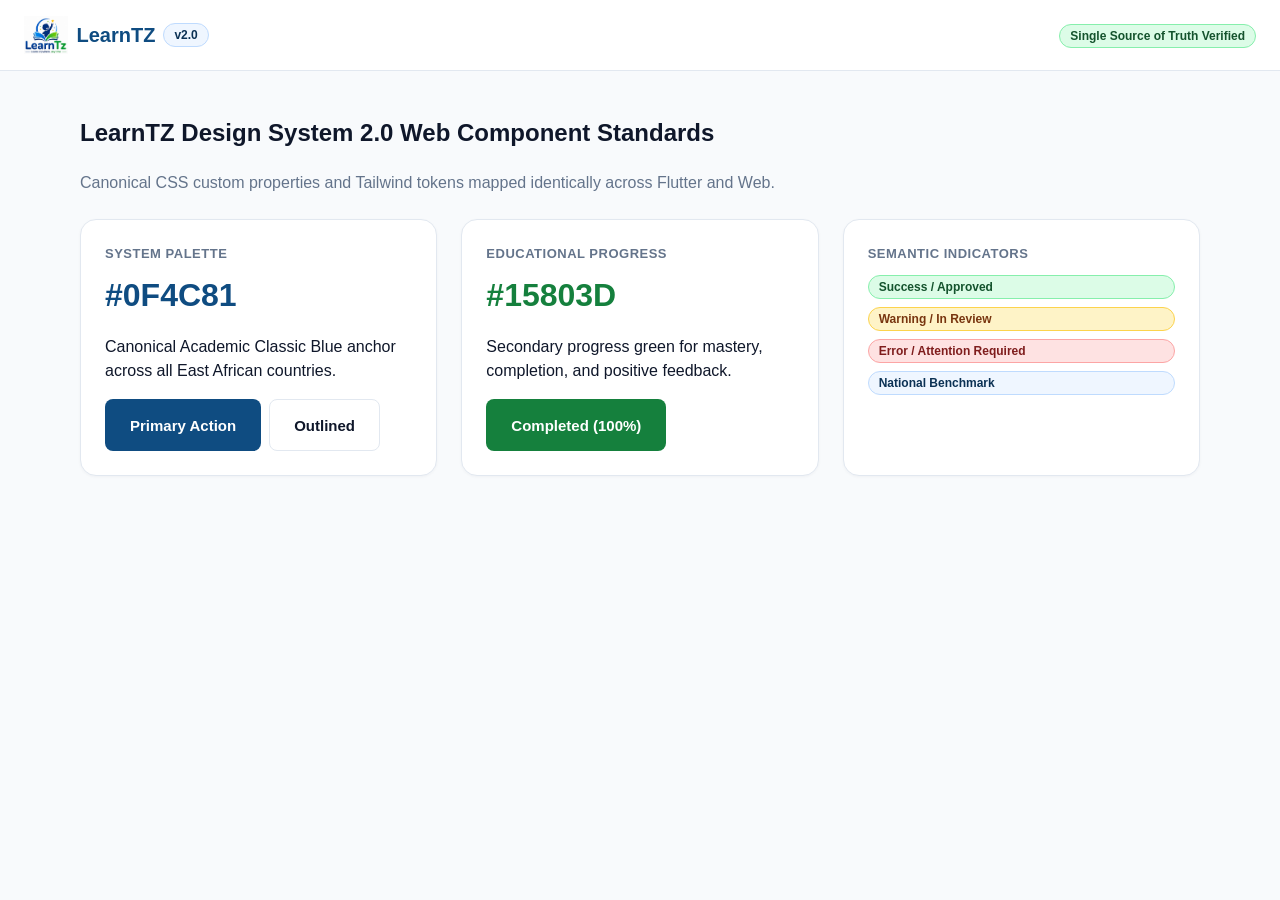
<file: web/design_system_preview.html>
<!DOCTYPE html>
<html lang="en">
<head>
  <meta charset="UTF-8">
  <meta name="viewport" content="width=device-width, initial-scale=1.0">
  <title>LearnTZ Design System 2.0 — Web Component Standards</title>
  <link rel="icon" type="image/png" href="favicon.png"/>
  <link rel="stylesheet" href="css/learntz_design_tokens.css">
  <style>
    body {
      margin: 0;
      padding: 0;
      font-family: var(--learntz-font-body);
      background-color: var(--learntz-color-bg);
      color: var(--learntz-color-text-primary);
      line-height: 1.5;
    }
    .container {
      max-width: var(--learntz-content-max-width);
      margin: 0 auto;
      padding: var(--learntz-space-lg);
    }
    header {
      background: var(--learntz-color-surface);
      border-bottom: 1px solid var(--learntz-color-border);
      padding: var(--learntz-space-md) var(--learntz-space-lg);
      display: flex;
      align-items: center;
      justify-content: space-between;
    }
    .brand-mark {
      display: flex;
      align-items: center;
      gap: var(--learntz-space-xs);
      font-weight: 800;
      font-size: 20px;
      color: var(--learntz-color-primary);
    }
    .badge {
      display: inline-flex;
      align-items: center;
      padding: 2px 10px;
      border-radius: var(--learntz-radius-full);
      font-size: 12px;
      font-weight: 600;
    }
    .badge-primary { background: var(--learntz-primary-50); color: var(--learntz-primary-700); border: 1px solid var(--learntz-primary-200); }
    .badge-success { background: var(--learntz-color-success-bg); color: var(--learntz-color-success-text); border: 1px solid var(--learntz-color-success-border); }
    .badge-warning { background: var(--learntz-color-warning-bg); color: var(--learntz-color-warning-text); border: 1px solid var(--learntz-color-warning-border); }
    .badge-error { background: var(--learntz-color-error-bg); color: var(--learntz-color-error-text); border: 1px solid var(--learntz-color-error-border); }
    
    .btn {
      display: inline-flex;
      align-items: center;
      justify-content: center;
      height: var(--learntz-button-height-lg);
      padding: 0 var(--learntz-space-lg);
      border-radius: var(--learntz-radius-md);
      font-weight: 600;
      font-size: 15px;
      border: 1.2px solid transparent;
      cursor: pointer;
      text-decoration: none;
      transition: all 150ms ease-in-out;
    }
    .btn-primary { background: var(--learntz-color-primary); color: #ffffff; }
    .btn-primary:hover { background: var(--learntz-primary-600); }
    .btn-secondary { background: var(--learntz-color-secondary); color: #ffffff; }
    .btn-secondary:hover { background: var(--learntz-secondary-800); }
    .btn-outlined { background: #ffffff; color: var(--learntz-color-text-primary); border-color: var(--learntz-color-border); }
    .btn-outlined:hover { background: var(--learntz-neutral-100); }

    .card {
      background: var(--learntz-color-surface);
      border: 1px solid var(--learntz-color-border);
      border-radius: var(--learntz-radius-lg);
      padding: var(--learntz-space-lg);
      box-shadow: var(--learntz-shadow-sm);
    }
    .grid {
      display: grid;
      grid-template-columns: repeat(auto-fit, minmax(280px, 1fr));
      gap: var(--learntz-space-lg);
      margin-top: var(--learntz-space-lg);
    }
    .stat-val {
      font-size: 32px;
      font-weight: 800;
      color: var(--learntz-color-text-primary);
      margin: var(--learntz-space-xs) 0;
    }
    .stat-label {
      font-size: 13px;
      font-weight: 600;
      color: var(--learntz-color-text-secondary);
      text-transform: uppercase;
      letter-spacing: 0.5px;
    }
  </style>
</head>
<body>
  <header>
    <div class="brand-mark">
      <img src="../assets/branding/learntz_logo.png" alt="LearnTZ Logo" height="38" style="vertical-align: middle;">
      <span>LearnTZ</span>
      <span class="badge badge-primary">v2.0</span>
    </div>
    <div>
      <span class="badge badge-success">Single Source of Truth Verified</span>
    </div>
  </header>

  <main class="container">
    <h2>LearnTZ Design System 2.0 Web Component Standards</h2>
    <p style="color: var(--learntz-color-text-secondary);">Canonical CSS custom properties and Tailwind tokens mapped identically across Flutter and Web.</p>

    <div class="grid">
      <div class="card">
        <div class="stat-label">System Palette</div>
        <div class="stat-val" style="color: var(--learntz-color-primary);">#0F4C81</div>
        <p>Canonical Academic Classic Blue anchor across all East African countries.</p>
        <div style="display: flex; gap: 8px; margin-top: 12px;">
          <button class="btn btn-primary">Primary Action</button>
          <button class="btn btn-outlined">Outlined</button>
        </div>
      </div>

      <div class="card">
        <div class="stat-label">Educational Progress</div>
        <div class="stat-val" style="color: var(--learntz-color-secondary);">#15803D</div>
        <p>Secondary progress green for mastery, completion, and positive feedback.</p>
        <div style="display: flex; gap: 8px; margin-top: 12px;">
          <button class="btn btn-secondary">Completed (100%)</button>
        </div>
      </div>

      <div class="card">
        <div class="stat-label">Semantic Indicators</div>
        <div style="display: flex; flex-direction: column; gap: 8px; margin-top: 12px;">
          <span class="badge badge-success">Success / Approved</span>
          <span class="badge badge-warning">Warning / In Review</span>
          <span class="badge badge-error">Error / Attention Required</span>
          <span class="badge badge-primary">National Benchmark</span>
        </div>
      </div>
    </div>
  </main>
</body>
</html>
</file>
<file: web/css/learntz_design_tokens.css>
/**
 * LearnTZ Design System 2.0 — Web CSS Custom Properties
 * Single Source of Truth: tokens/learntz_design_tokens.json
 */

:root {
  /* Brand Identity */
  --learntz-color-primary: #0F4C81;
  --learntz-color-primary-variant: #1E3A8A;
  --learntz-color-secondary: #15803D;
  --learntz-color-accent: #F59E0B;
  --learntz-color-bg: #F8FAFC;
  --learntz-color-surface: #FFFFFF;
  --learntz-color-border: #E2E8F0;
  --learntz-color-text-primary: #0F172A;
  --learntz-color-text-secondary: #64748B;

  /* Primary Scale */
  --learntz-primary-50: #EFF6FF;
  --learntz-primary-100: #DBEAFE;
  --learntz-primary-200: #BFDBFE;
  --learntz-primary-300: #93C5FD;
  --learntz-primary-400: #60A5FA;
  --learntz-primary-500: #0F4C81;
  --learntz-primary-600: #0D3E6A;
  --learntz-primary-700: #0B3154;
  --learntz-primary-800: #1E3A8A;
  --learntz-primary-900: #061B30;

  /* Secondary Scale */
  --learntz-secondary-50: #F0FDF4;
  --learntz-secondary-100: #DCFCE7;
  --learntz-secondary-200: #BBF7D0;
  --learntz-secondary-300: #86EFAC;
  --learntz-secondary-400: #4ADE80;
  --learntz-secondary-500: #22C55E;
  --learntz-secondary-600: #16A34A;
  --learntz-secondary-700: #15803D;
  --learntz-secondary-800: #166534;
  --learntz-secondary-900: #14532D;

  /* Accent Scale */
  --learntz-accent-50: #FFFBEB;
  --learntz-accent-100: #FEF3C7;
  --learntz-accent-200: #FDE68A;
  --learntz-accent-300: #FCD34D;
  --learntz-accent-400: #FBBF24;
  --learntz-accent-500: #F59E0B;
  --learntz-accent-600: #D97706;
  --learntz-accent-700: #B45309;
  --learntz-accent-800: #92400E;
  --learntz-accent-900: #78350F;

  /* Neutral Scale */
  --learntz-neutral-50: #F8FAFC;
  --learntz-neutral-100: #F1F5F9;
  --learntz-neutral-200: #E2E8F0;
  --learntz-neutral-300: #CBD5E1;
  --learntz-neutral-400: #94A3B8;
  --learntz-neutral-500: #64748B;
  --learntz-neutral-600: #475569;
  --learntz-neutral-700: #334155;
  --learntz-neutral-800: #1E293B;
  --learntz-neutral-900: #0F172A;

  /* Semantic Status Tokens */
  --learntz-color-success: #15803D;
  --learntz-color-success-bg: #DCFCE7;
  --learntz-color-success-border: #86EFAC;
  --learntz-color-success-text: #14532D;

  --learntz-color-warning: #D97706;
  --learntz-color-warning-bg: #FEF3C7;
  --learntz-color-warning-border: #FCD34D;
  --learntz-color-warning-text: #78350F;

  --learntz-color-error: #DC2626;
  --learntz-color-error-bg: #FEE2E2;
  --learntz-color-error-border: #FCA5A5;
  --learntz-color-error-text: #7F1D1D;

  --learntz-color-info: #0284C7;
  --learntz-color-info-bg: #E0F2FE;
  --learntz-color-info-border: #7DD3FC;
  --learntz-color-info-text: #0C4A6E;

  --learntz-color-disabled: #94A3B8;
  --learntz-color-disabled-bg: #F1F5F9;
  --learntz-color-disabled-border: #CBD5E1;
  --learntz-color-disabled-text: #64748B;

  /* Spacing Scale (8px Grid) */
  --learntz-space-xxs: 4px;
  --learntz-space-xs: 8px;
  --learntz-space-sm: 12px;
  --learntz-space-md: 16px;
  --learntz-space-lg: 24px;
  --learntz-space-xl: 32px;
  --learntz-space-xxl: 48px;
  --learntz-space-xxxl: 64px;

  /* Border Radii */
  --learntz-radius-none: 0px;
  --learntz-radius-xs: 4px;
  --learntz-radius-sm: 6px;
  --learntz-radius-md: 8px;
  --learntz-radius-lg: 16px;
  --learntz-radius-xl: 20px;
  --learntz-radius-xxl: 24px;
  --learntz-radius-full: 9999px;

  /* Typography Font Stacks */
  --learntz-font-heading: 'Plus Jakarta Sans', 'Outfit', -apple-system, BlinkMacSystemFont, 'Segoe UI', Roboto, sans-serif;
  --learntz-font-body: 'Inter', 'Nunito Sans', -apple-system, BlinkMacSystemFont, 'Segoe UI', Roboto, sans-serif;
  --learntz-font-mono: 'JetBrains Mono', 'Fira Code', Consolas, Monaco, monospace;

  /* Elevations & Shadows */
  --learntz-shadow-sm: 0 1px 3px rgba(15, 23, 42, 0.04);
  --learntz-shadow-md: 0 3px 8px rgba(15, 23, 42, 0.06), 0 1px 3px rgba(15, 23, 42, 0.03);
  --learntz-shadow-lg: 0 6px 16px rgba(15, 23, 42, 0.08), 0 2px 6px rgba(15, 23, 42, 0.04);
  --learntz-shadow-xl: 0 12px 24px rgba(15, 23, 42, 0.12), 0 4px 8px rgba(15, 23, 42, 0.05);

  /* Touch Targets (WCAG 2.2 AA) */
  --learntz-touch-target-min: 44px;
  --learntz-button-height-sm: 36px;
  --learntz-button-height-md: 44px;
  --learntz-button-height-lg: 52px;
  --learntz-input-height: 52px;
  --learntz-header-height: 72px;
  --learntz-content-max-width: 1120px;
}

/* Dark Theme Overrides */
[data-theme='dark'] {
  --learntz-color-bg: #0B132B;
  --learntz-color-surface: #1C2541;
  --learntz-color-border: #3A4B75;
  --learntz-color-text-primary: #F8FAFC;
  --learntz-color-text-secondary: #94A3B8;
  --learntz-color-primary: #3B82F6;
  --learntz-color-primary-variant: #60A5FA;
}

/* High Contrast Theme Overrides */
[data-theme='high-contrast'] {
  --learntz-color-bg: #000000;
  --learntz-color-surface: #121212;
  --learntz-color-border: #FFFFFF;
  --learntz-color-text-primary: #FFFFFF;
  --learntz-color-text-secondary: #E2E8F0;
  --learntz-color-primary: #FFD700;
  --learntz-color-secondary: #00FF00;
  --learntz-color-accent: #FFFF00;
}
</file>
